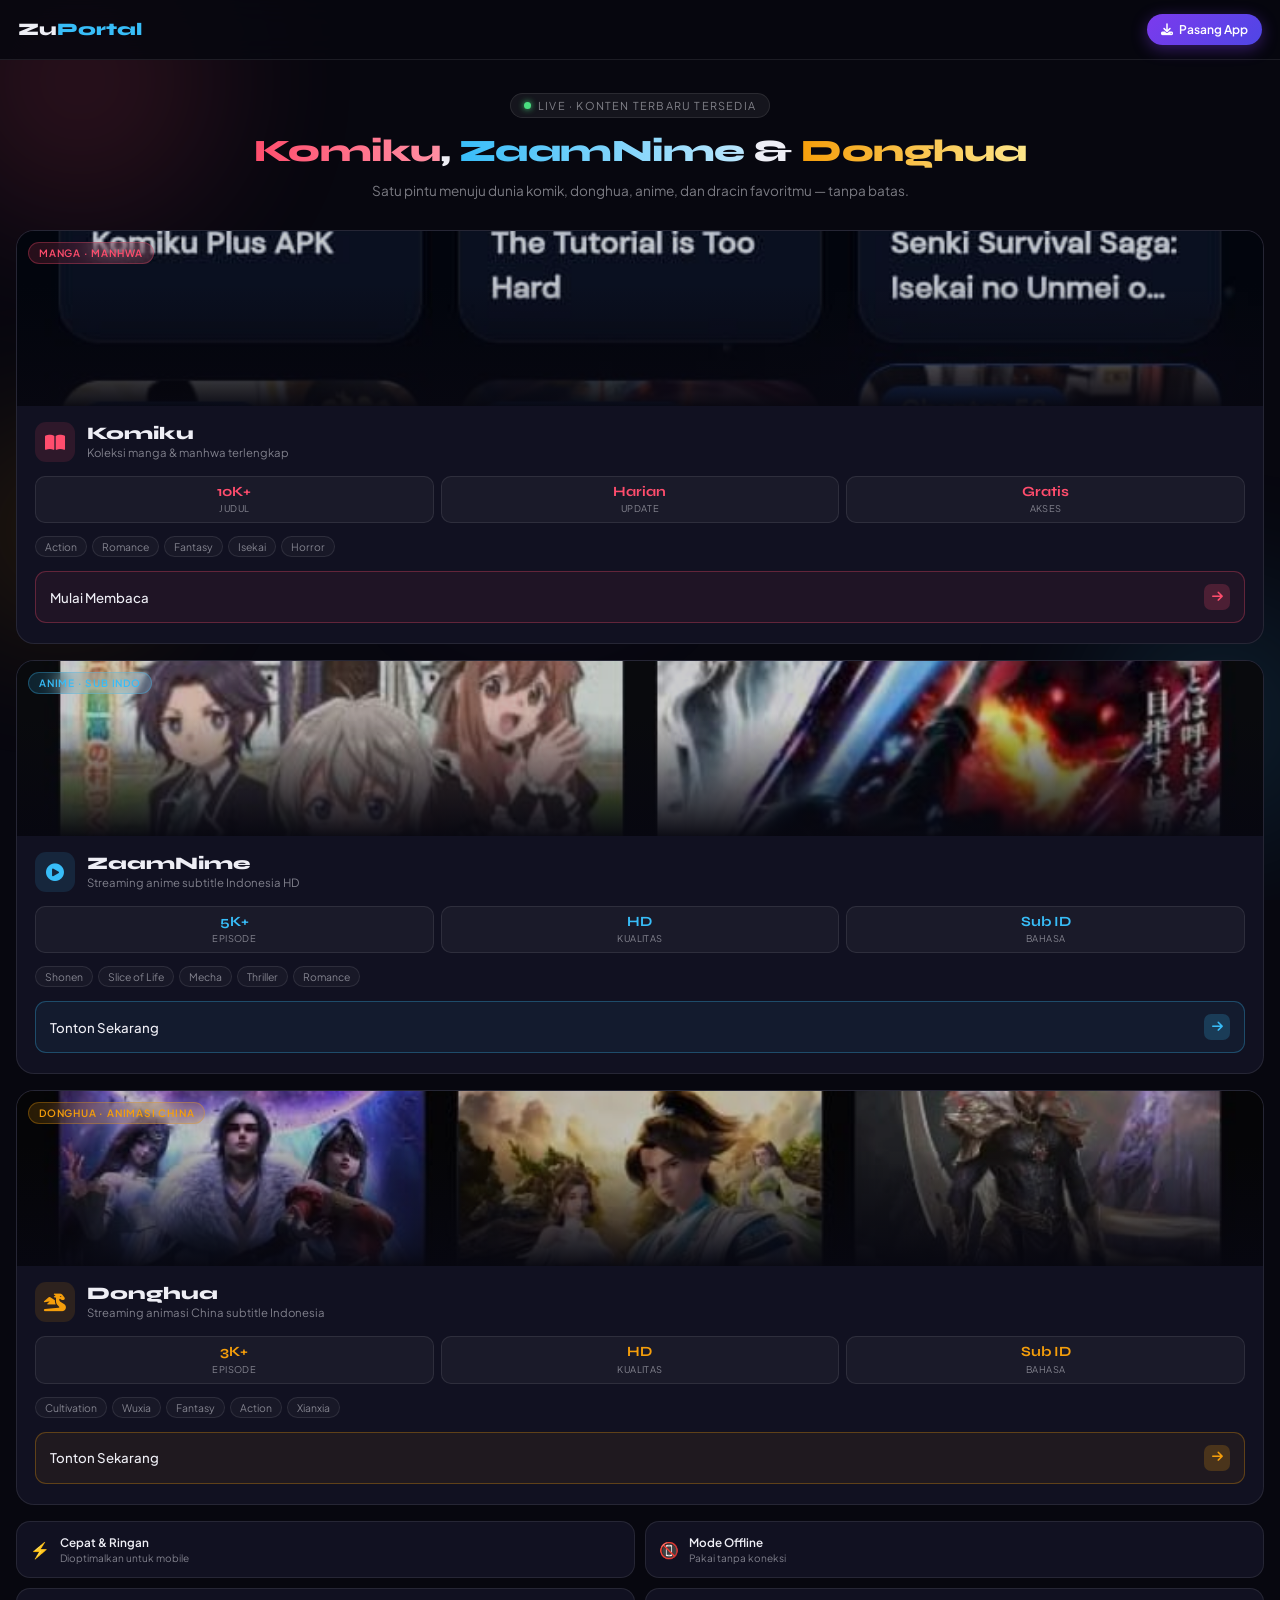
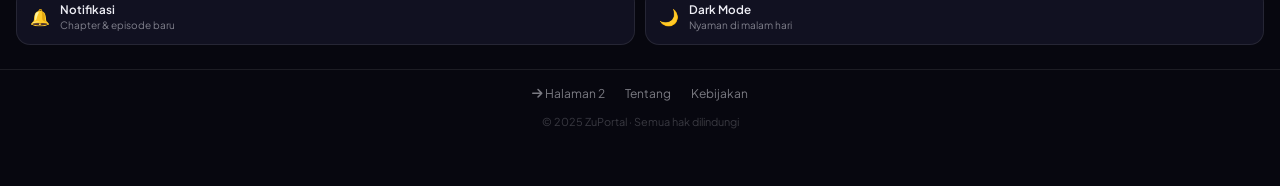
<file: index.html>
<!DOCTYPE html>
<html lang="id">
<head>
  <meta charset="UTF-8"/>
  <meta name="viewport" content="width=device-width, initial-scale=1.0, maximum-scale=1.0, user-scalable=no"/>
  <meta name="theme-color" content="#07070f"/>
  <meta name="mobile-web-app-capable" content="yes"/>
  <link rel="manifest" href="manifest.json"/>
  <link rel="apple-touch-icon" href="icons/icon-192x192.png"/>
  <meta name="apple-mobile-web-app-title" content="ZuPortal"/>
  <meta name="apple-mobile-web-app-status-bar-style" content="black-translucent"/>
  <meta name="apple-mobile-web-app-capable" content="yes"/>
  <title>Portal · Komiku, ZaamNime & Donghua</title>
  <link rel="preconnect" href="https://fonts.googleapis.com"/>
  <link href="https://fonts.googleapis.com/css2?family=Syne:wght@700;800&family=Plus+Jakarta+Sans:wght@300;400;500;600&display=swap" rel="stylesheet"/>
  <link rel="stylesheet" href="https://cdnjs.cloudflare.com/ajax/libs/font-awesome/6.5.0/css/all.min.css"/>
  <style>
    :root{--bg:#07070f;--card:#111121;--border:rgba(255,255,255,.09);--red:#ff4d6d;--blue:#38bdf8;--purple:#a855f7;--gold:#f59e0b;--text:#eeeef5;--muted:rgba(238,238,245,.5);--r:18px}
    *,*::before,*::after{margin:0;padding:0;box-sizing:border-box;-webkit-tap-highlight-color:transparent}
    html,body{width:100%;overflow-x:hidden;background:var(--bg);color:var(--text);font-family:'Plus Jakarta Sans',sans-serif;-webkit-font-smoothing:antialiased}
    .aurora{position:fixed;inset:0;pointer-events:none;z-index:0;overflow:hidden}
    .aurora i{position:absolute;border-radius:50%;filter:blur(80px);opacity:.15}
    .aurora i:nth-child(1){width:280px;height:280px;background:var(--red);top:-60px;left:-60px;animation:fl 14s infinite alternate ease-in-out}
    .aurora i:nth-child(2){width:240px;height:240px;background:var(--blue);bottom:60px;right:-60px;animation:fl 11s infinite alternate-reverse ease-in-out}
    .aurora i:nth-child(3){width:180px;height:180px;background:var(--purple);top:45%;left:35%;animation:fl 18s infinite alternate ease-in-out}
    .aurora i:nth-child(4){width:200px;height:200px;background:var(--gold);bottom:30%;left:-40px;animation:fl 16s infinite alternate ease-in-out}
    @keyframes fl{from{transform:translate(0,0) scale(1)}to{transform:translate(30px,20px) scale(1.2)}}
    nav{position:sticky;top:0;z-index:100;width:100%;padding:14px 18px;display:flex;align-items:center;justify-content:space-between;background:rgba(7,7,15,.88);backdrop-filter:blur(20px);-webkit-backdrop-filter:blur(20px);border-bottom:1px solid var(--border)}
    .brand{font-family:'Syne',sans-serif;font-size:1.1rem;font-weight:800}
    .brand em{color:var(--blue);font-style:normal}
    #pwa-btn{display:none;align-items:center;gap:6px;background:linear-gradient(135deg,#7c3aed,#4f46e5);color:#fff;border:none;padding:8px 14px;border-radius:50px;font-family:'Plus Jakarta Sans',sans-serif;font-size:.75rem;font-weight:600;cursor:pointer;box-shadow:0 4px 16px rgba(124,58,237,.4);white-space:nowrap;transition:transform .2s}
    #pwa-btn:active{transform:scale(.95)}
    .page{position:relative;z-index:1;width:100%;padding-bottom:40px}
    .hero{padding:32px 20px 20px;text-align:center}
    .live-pill{display:inline-flex;align-items:center;gap:7px;background:rgba(255,255,255,.06);border:1px solid var(--border);padding:5px 13px;border-radius:50px;font-size:.68rem;letter-spacing:1.2px;text-transform:uppercase;color:var(--muted);margin-bottom:16px}
    .dot{width:7px;height:7px;border-radius:50%;background:#4ade80;box-shadow:0 0 6px #4ade80;animation:blink 2s infinite}
    @keyframes blink{0%,100%{opacity:1}50%{opacity:.3}}
    .hero h1{font-family:'Syne',sans-serif;font-size:1.95rem;font-weight:800;line-height:1.15;letter-spacing:-.5px;margin-bottom:10px}
    .gk{background:linear-gradient(90deg,var(--red),#ff8fa3);-webkit-background-clip:text;-webkit-text-fill-color:transparent}
    .gz{background:linear-gradient(90deg,var(--blue),#bae6fd);-webkit-background-clip:text;-webkit-text-fill-color:transparent}
    .gd{background:linear-gradient(90deg,var(--gold),#fde68a);-webkit-background-clip:text;-webkit-text-fill-color:transparent}
    .hero p{font-size:.85rem;color:var(--muted);line-height:1.65}
    .cards{padding:8px 16px 0;display:flex;flex-direction:column;gap:16px}
    .card{background:var(--card);border:1px solid var(--border);border-radius:var(--r);overflow:hidden;text-decoration:none;color:var(--text);display:block;transition:transform .3s cubic-bezier(.16,1,.3,1)}
    .card:active{transform:scale(.97)}
    .card-img{width:100%;height:175px;position:relative;overflow:hidden}
    .k-bg{background:linear-gradient(135deg,#1a0810,#2d0f1f 50%,#0f0f1a)}
    .z-bg{background:linear-gradient(135deg,#071220,#0f1f30 50%,#0a0a1a)}
    .d-bg{background:linear-gradient(135deg,#1a1200,#2d2000 50%,#111008)}
    .card-img img{width:100%;height:100%;object-fit:cover;display:block;transition:transform .5s cubic-bezier(.16,1,.3,1);filter:brightness(.8) saturate(1.1)}
    .card-img::after{content:'';position:absolute;inset:0;background:linear-gradient(to bottom,transparent 30%,rgba(7,7,16,.97) 100%)}
    .img-deco{position:absolute;inset:0;display:flex;align-items:center;justify-content:center;z-index:1}
    .img-deco i{font-size:3.5rem;opacity:.12}
    .komiku .img-deco i{color:var(--red)}
    .zaamnime .img-deco i{color:var(--blue)}
    .donghua .img-deco i{color:var(--gold)}
    .img-badge{position:absolute;top:11px;left:11px;z-index:3;padding:4px 10px;border-radius:50px;font-size:.63rem;font-weight:600;letter-spacing:.8px;text-transform:uppercase;backdrop-filter:blur(10px);border:1px solid}
    .komiku .img-badge{background:rgba(255,77,109,.15);color:var(--red);border-color:rgba(255,77,109,.3)}
    .zaamnime .img-badge{background:rgba(56,189,248,.15);color:var(--blue);border-color:rgba(56,189,248,.3)}
    .donghua .img-badge{background:rgba(245,158,11,.15);color:var(--gold);border-color:rgba(245,158,11,.3)}
    .card-body{padding:16px 18px 20px}
    .card-top{display:flex;align-items:center;gap:12px;margin-bottom:14px}
    .c-icon{width:40px;height:40px;border-radius:11px;display:grid;place-items:center;font-size:1.1rem;flex-shrink:0}
    .komiku .c-icon{background:rgba(255,77,109,.12);color:var(--red)}
    .zaamnime .c-icon{background:rgba(56,189,248,.12);color:var(--blue)}
    .donghua .c-icon{background:rgba(245,158,11,.12);color:var(--gold)}
    .c-info h2{font-family:'Syne',sans-serif;font-size:1.1rem;font-weight:800;line-height:1;margin-bottom:3px}
    .c-info p{font-size:.71rem;color:var(--muted)}
    .stats{display:grid;grid-template-columns:repeat(3,1fr);gap:7px;margin-bottom:13px}
    .stat{background:rgba(255,255,255,.04);border:1px solid var(--border);border-radius:10px;padding:8px 4px;text-align:center}
    .stat-v{font-family:'Syne',sans-serif;font-size:.88rem;font-weight:700;line-height:1}
    .stat-l{font-size:.58rem;color:var(--muted);text-transform:uppercase;letter-spacing:.4px;margin-top:3px}
    .komiku .stat-v{color:var(--red)}
    .zaamnime .stat-v{color:var(--blue)}
    .donghua .stat-v{color:var(--gold)}
    .tags{display:flex;flex-wrap:wrap;gap:5px;margin-bottom:14px}
    .tag{font-size:.65rem;padding:3px 9px;border-radius:50px;border:1px solid var(--border);color:var(--muted);background:rgba(255,255,255,.03)}
    .cta{width:100%;display:flex;align-items:center;justify-content:space-between;padding:12px 14px;border-radius:11px;border:1px solid;font-size:.83rem;font-weight:500;color:var(--text);text-decoration:none}
    .komiku .cta{border-color:rgba(255,77,109,.3);background:rgba(255,77,109,.06)}
    .zaamnime .cta{border-color:rgba(56,189,248,.3);background:rgba(56,189,248,.06)}
    .donghua .cta{border-color:rgba(245,158,11,.3);background:rgba(245,158,11,.06)}
    .arr{width:26px;height:26px;border-radius:7px;display:grid;place-items:center;font-size:.78rem}
    .komiku .arr{background:rgba(255,77,109,.2);color:var(--red)}
    .zaamnime .arr{background:rgba(56,189,248,.2);color:var(--blue)}
    .donghua .arr{background:rgba(245,158,11,.2);color:var(--gold)}
    .features{padding:16px 16px 0;display:grid;grid-template-columns:1fr 1fr;gap:10px}
    .feat{background:var(--card);border:1px solid var(--border);border-radius:14px;padding:13px;display:flex;align-items:center;gap:10px}
    .feat-ico{font-size:1rem;flex-shrink:0}
    .feat h3{font-size:.73rem;font-weight:600;margin-bottom:2px}
    .feat p{font-size:.63rem;color:var(--muted)}
    footer{margin-top:24px;padding:16px 20px;border-top:1px solid var(--border);text-align:center}
    .footer-links{display:flex;justify-content:center;gap:20px;margin-bottom:8px}
    .footer-links a{font-size:.75rem;color:var(--muted);text-decoration:none}
    footer small{font-size:.68rem;color:rgba(238,238,245,.22)}
    #toast{position:fixed;bottom:22px;left:50%;transform:translateX(-50%) translateY(70px);background:rgba(18,18,32,.97);border:1px solid var(--border);backdrop-filter:blur(20px);padding:10px 18px;border-radius:50px;font-size:.78rem;color:var(--text);z-index:9999;white-space:nowrap;transition:transform .4s cubic-bezier(.16,1,.3,1),opacity .4s;opacity:0;pointer-events:none;display:flex;align-items:center;gap:8px}
    #toast.show{transform:translateX(-50%) translateY(0);opacity:1}
    @keyframes up{from{opacity:0;transform:translateY(20px)}to{opacity:1;transform:translateY(0)}}
    nav{animation:up .45s .0s both}
    .hero{animation:up .45s .1s both}
    .cards{animation:up .45s .2s both}
    .features{animation:up .45s .3s both}
    footer{animation:up .45s .4s both}
  </style>
</head>
<body>

<div class="aurora"><i></i><i></i><i></i><i></i></div>

<div id="toast"><i class="fas fa-check-circle" style="color:#4ade80"></i><span id="toast-msg">Siap!</span></div>

<nav>
  <div class="brand">Zu<em>Portal</em></div>
  <button id="pwa-btn"><i class="fas fa-download"></i> Pasang App</button>
</nav>

<div class="page">

  <section class="hero">
    <div class="live-pill"><span class="dot"></span>Live · Konten terbaru tersedia</div>
    <h1><span class="gk">Komiku</span>, <span class="gz">ZaamNime</span> &amp; <span class="gd">Donghua</span></h1>
    <p>Satu pintu menuju dunia komik, donghua, anime, dan dracin favoritmu — tanpa batas.</p>
  </section>

  <div class="cards">

    <!-- ── Card Komiku ── -->
    <a href="Komiku/komiku.html" class="card komiku" id="ck">
      <div class="card-img k-bg">
        <div class="img-deco"><i class="fas fa-book-open"></i></div>
        <img src="komiku.jpg" alt="Komiku"
          onload="this.closest('.card-img').querySelector('.img-deco').remove()"
          onerror="this.style.display='none'"/>
        <div class="img-badge">Manga · Manhwa</div>
      </div>
      <div class="card-body">
        <div class="card-top">
          <div class="c-icon"><i class="fas fa-book-open"></i></div>
          <div class="c-info"><h2>Komiku</h2><p>Koleksi manga & manhwa terlengkap</p></div>
        </div>
        <div class="stats">
          <div class="stat"><div class="stat-v">10K+</div><div class="stat-l">Judul</div></div>
          <div class="stat"><div class="stat-v">Harian</div><div class="stat-l">Update</div></div>
          <div class="stat"><div class="stat-v">Gratis</div><div class="stat-l">Akses</div></div>
        </div>
        <div class="tags">
          <span class="tag">Action</span><span class="tag">Romance</span>
          <span class="tag">Fantasy</span><span class="tag">Isekai</span><span class="tag">Horror</span>
        </div>
        <div class="cta"><span>Mulai Membaca</span><span class="arr"><i class="fas fa-arrow-right"></i></span></div>
      </div>
    </a>

    <!-- ── Card ZaamNime ── -->
    <a href="Anime/zaamnime.html" class="card zaamnime" id="cz">
      <div class="card-img z-bg">
        <div class="img-deco"><i class="fas fa-play-circle"></i></div>
        <img src="zaamnime.jpg" alt="ZaamNime"
          onload="this.closest('.card-img').querySelector('.img-deco').remove()"
          onerror="this.style.display='none'"/>
        <div class="img-badge">Anime · Sub Indo</div>
      </div>
      <div class="card-body">
        <div class="card-top">
          <div class="c-icon"><i class="fas fa-play-circle"></i></div>
          <div class="c-info"><h2>ZaamNime</h2><p>Streaming anime subtitle Indonesia HD</p></div>
        </div>
        <div class="stats">
          <div class="stat"><div class="stat-v">5K+</div><div class="stat-l">Episode</div></div>
          <div class="stat"><div class="stat-v">HD</div><div class="stat-l">Kualitas</div></div>
          <div class="stat"><div class="stat-v">Sub ID</div><div class="stat-l">Bahasa</div></div>
        </div>
        <div class="tags">
          <span class="tag">Shonen</span><span class="tag">Slice of Life</span>
          <span class="tag">Mecha</span><span class="tag">Thriller</span><span class="tag">Romance</span>
        </div>
        <div class="cta"><span>Tonton Sekarang</span><span class="arr"><i class="fas fa-arrow-right"></i></span></div>
      </div>
    </a>

    <!-- ── Card Donghua ── -->
    <a href="Donghua/donghua.html" class="card donghua" id="cd">
      <div class="card-img d-bg">
        <div class="img-deco"><i class="fas fa-dragon"></i></div>
        <img src="donghua.jpg" alt="Donghua"
          onload="this.closest('.card-img').querySelector('.img-deco').remove()"
          onerror="this.style.display='none'"/>
        <div class="img-badge">Donghua · Animasi China</div>
      </div>
      <div class="card-body">
        <div class="card-top">
          <div class="c-icon"><i class="fas fa-dragon"></i></div>
          <div class="c-info"><h2>Donghua</h2><p>Streaming animasi China subtitle Indonesia</p></div>
        </div>
        <div class="stats">
          <div class="stat"><div class="stat-v">3K+</div><div class="stat-l">Episode</div></div>
          <div class="stat"><div class="stat-v">HD</div><div class="stat-l">Kualitas</div></div>
          <div class="stat"><div class="stat-v">Sub ID</div><div class="stat-l">Bahasa</div></div>
        </div>
        <div class="tags">
          <span class="tag">Cultivation</span><span class="tag">Wuxia</span>
          <span class="tag">Fantasy</span><span class="tag">Action</span><span class="tag">Xianxia</span>
        </div>
        <div class="cta"><span>Tonton Sekarang</span><span class="arr"><i class="fas fa-arrow-right"></i></span></div>
      </div>
    </a>

  </div>

  <div class="features">
    <div class="feat"><span class="feat-ico">⚡</span><div><h3>Cepat & Ringan</h3><p>Dioptimalkan untuk mobile</p></div></div>
    <div class="feat"><span class="feat-ico">📵</span><div><h3>Mode Offline</h3><p>Pakai tanpa koneksi</p></div></div>
    <div class="feat"><span class="feat-ico">🔔</span><div><h3>Notifikasi</h3><p>Chapter & episode baru</p></div></div>
    <div class="feat"><span class="feat-ico">🌙</span><div><h3>Dark Mode</h3><p>Nyaman di malam hari</p></div></div>
  </div>

  <footer>
    <div class="footer-links">
      <a href="halaman2.html"><i class="fas fa-arrow-right"></i> Halaman 2</a>
      <a href="#">Tentang</a>
      <a href="#">Kebijakan</a>
    </div>
    <small>© 2025 ZuPortal · Semua hak dilindungi</small>
  </footer>

</div>

<script>
  let _tid;
  function toast(msg){
    const el=document.getElementById('toast');
    document.getElementById('toast-msg').textContent=msg;
    el.classList.add('show');
    clearTimeout(_tid);
    _tid=setTimeout(()=>el.classList.remove('show'),2800);
  }

  document.querySelectorAll('.card').forEach(card=>{
    card.addEventListener('click',e=>{
      e.preventDefault();
      const name=card.querySelector('h2').textContent;
      const href=card.getAttribute('href');
      toast('Membuka '+name+'…');
      card.style.transform='scale(.97)';
      setTimeout(()=>{window.location.href=href;},800);
    });
  });

  let deferred=null;
  const pwaBtn=document.getElementById('pwa-btn');

  window.addEventListener('beforeinstallprompt',e=>{
    e.preventDefault();
    deferred=e;
    pwaBtn.style.display='inline-flex';
  });

  pwaBtn.addEventListener('click',async()=>{
    if(!deferred){toast('Buka di Chrome untuk memasang');return;}
    deferred.prompt();
    const{outcome}=await deferred.userChoice;
    if(outcome==='accepted'){toast('Aplikasi berhasil dipasang! 🎉');pwaBtn.style.display='none';}
    deferred=null;
  });

  window.addEventListener('appinstalled',()=>{
    pwaBtn.style.display='none';
    toast('Selamat datang di ZuPortal App!');
  });

  if(!window.matchMedia('(display-mode: standalone)').matches){
    setTimeout(()=>{if(!deferred)pwaBtn.style.display='inline-flex';},1200);
  } else {
    toast('Berjalan sebagai PWA App 📱');
  }
</script>

<script>
  // ── Service Worker Registration ──────────────────────────
  if ('serviceWorker' in navigator) {
    window.addEventListener('load', async () => {
      try {
        const reg = await navigator.serviceWorker.register('/sw.js', { scope: '/' });
        console.log('[SW] Terdaftar:', reg.scope);

        // Deteksi update SW tersedia
        reg.addEventListener('updatefound', () => {
          const newWorker = reg.installing;
          newWorker.addEventListener('statechange', () => {
            if (newWorker.state === 'installed' && navigator.serviceWorker.controller) {
              toast('Update tersedia! Muat ulang untuk menerapkan. 🔄');
            }
          });
        });
      } catch (err) {
        console.warn('[SW] Gagal daftar:', err);
      }
    });

    // Deteksi status online/offline
    window.addEventListener('online',  () => toast('Kamu kembali online ✅'));
    window.addEventListener('offline', () => toast('Kamu sedang offline 📡'));
  }
</script>

</body>
</html>
</file>
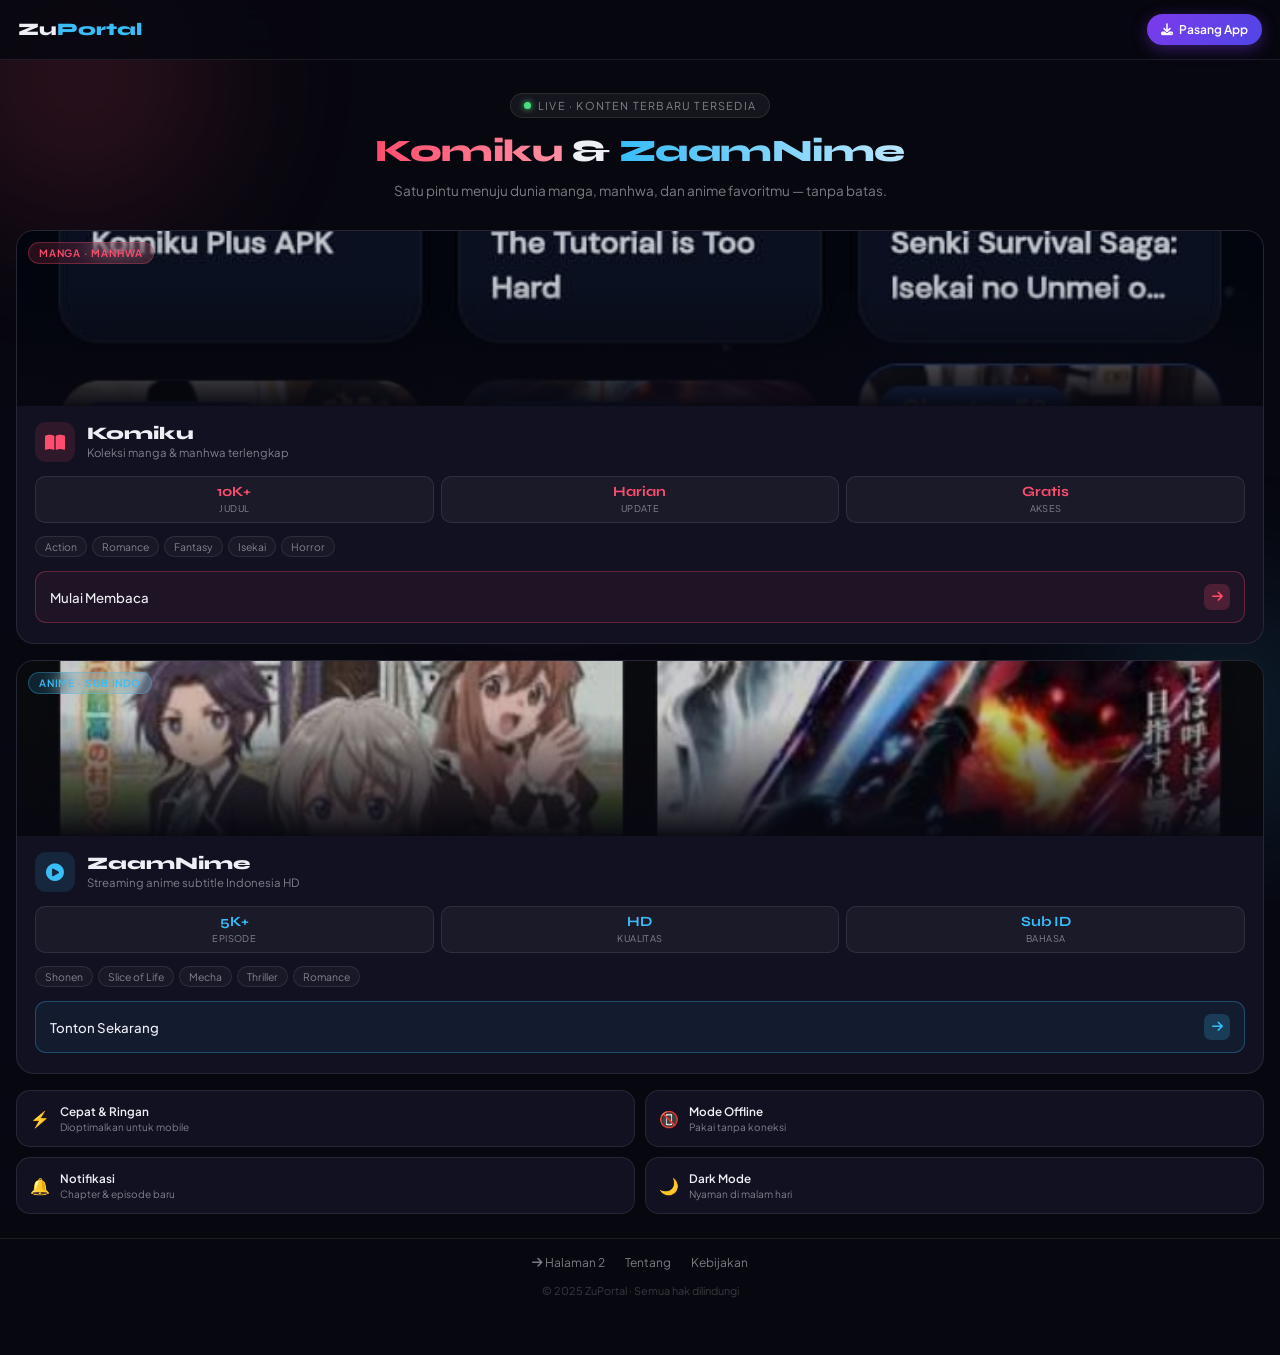
<file: Test.html>
<!DOCTYPE html>
<html lang="id">
<head>
  <meta charset="UTF-8"/>
  <meta name="viewport" content="width=device-width, initial-scale=1.0, maximum-scale=1.0, user-scalable=no"/>
  <meta name="theme-color" content="#07070f"/>
  <meta name="mobile-web-app-capable" content="yes"/>
  <link rel="manifest" href="manifest.json"/>
  <link rel="apple-touch-icon" href="icons/icon-192x192.png"/>
  <meta name="apple-mobile-web-app-title" content="ZuPortal"/>
  <meta name="apple-mobile-web-app-status-bar-style" content="black-translucent"/>
  <meta name="apple-mobile-web-app-capable" content="yes"/>
  <title>Portal · Komiku & ZaamNime</title>
  <link rel="preconnect" href="https://fonts.googleapis.com"/>
  <link href="https://fonts.googleapis.com/css2?family=Syne:wght@700;800&family=Plus+Jakarta+Sans:wght@300;400;500;600&display=swap" rel="stylesheet"/>
  <link rel="stylesheet" href="https://cdnjs.cloudflare.com/ajax/libs/font-awesome/6.5.0/css/all.min.css"/>
  <style>
    :root{--bg:#07070f;--card:#111121;--border:rgba(255,255,255,.09);--red:#ff4d6d;--blue:#38bdf8;--purple:#a855f7;--text:#eeeef5;--muted:rgba(238,238,245,.5);--r:18px}
    *,*::before,*::after{margin:0;padding:0;box-sizing:border-box;-webkit-tap-highlight-color:transparent}
    html,body{width:100%;overflow-x:hidden;background:var(--bg);color:var(--text);font-family:'Plus Jakarta Sans',sans-serif;-webkit-font-smoothing:antialiased}
    .aurora{position:fixed;inset:0;pointer-events:none;z-index:0;overflow:hidden}
    .aurora i{position:absolute;border-radius:50%;filter:blur(80px);opacity:.15}
    .aurora i:nth-child(1){width:280px;height:280px;background:var(--red);top:-60px;left:-60px;animation:fl 14s infinite alternate ease-in-out}
    .aurora i:nth-child(2){width:240px;height:240px;background:var(--blue);bottom:60px;right:-60px;animation:fl 11s infinite alternate-reverse ease-in-out}
    .aurora i:nth-child(3){width:180px;height:180px;background:var(--purple);top:45%;left:35%;animation:fl 18s infinite alternate ease-in-out}
    @keyframes fl{from{transform:translate(0,0) scale(1)}to{transform:translate(30px,20px) scale(1.2)}}
    nav{position:sticky;top:0;z-index:100;width:100%;padding:14px 18px;display:flex;align-items:center;justify-content:space-between;background:rgba(7,7,15,.88);backdrop-filter:blur(20px);-webkit-backdrop-filter:blur(20px);border-bottom:1px solid var(--border)}
    .brand{font-family:'Syne',sans-serif;font-size:1.1rem;font-weight:800}
    .brand em{color:var(--blue);font-style:normal}
    #pwa-btn{display:none;align-items:center;gap:6px;background:linear-gradient(135deg,#7c3aed,#4f46e5);color:#fff;border:none;padding:8px 14px;border-radius:50px;font-family:'Plus Jakarta Sans',sans-serif;font-size:.75rem;font-weight:600;cursor:pointer;box-shadow:0 4px 16px rgba(124,58,237,.4);white-space:nowrap;transition:transform .2s}
    #pwa-btn:active{transform:scale(.95)}
    .page{position:relative;z-index:1;width:100%;padding-bottom:40px}
    .hero{padding:32px 20px 20px;text-align:center}
    .live-pill{display:inline-flex;align-items:center;gap:7px;background:rgba(255,255,255,.06);border:1px solid var(--border);padding:5px 13px;border-radius:50px;font-size:.68rem;letter-spacing:1.2px;text-transform:uppercase;color:var(--muted);margin-bottom:16px}
    .dot{width:7px;height:7px;border-radius:50%;background:#4ade80;box-shadow:0 0 6px #4ade80;animation:blink 2s infinite}
    @keyframes blink{0%,100%{opacity:1}50%{opacity:.3}}
    .hero h1{font-family:'Syne',sans-serif;font-size:1.95rem;font-weight:800;line-height:1.15;letter-spacing:-.5px;margin-bottom:10px}
    .gk{background:linear-gradient(90deg,var(--red),#ff8fa3);-webkit-background-clip:text;-webkit-text-fill-color:transparent}
    .gz{background:linear-gradient(90deg,var(--blue),#bae6fd);-webkit-background-clip:text;-webkit-text-fill-color:transparent}
    .hero p{font-size:.85rem;color:var(--muted);line-height:1.65}
    .cards{padding:8px 16px 0;display:flex;flex-direction:column;gap:16px}
    .card{background:var(--card);border:1px solid var(--border);border-radius:var(--r);overflow:hidden;text-decoration:none;color:var(--text);display:block;transition:transform .3s cubic-bezier(.16,1,.3,1)}
    .card:active{transform:scale(.97)}
    .card-img{width:100%;height:175px;position:relative;overflow:hidden}
    .k-bg{background:linear-gradient(135deg,#1a0810,#2d0f1f 50%,#0f0f1a)}
    .z-bg{background:linear-gradient(135deg,#071220,#0f1f30 50%,#0a0a1a)}
    .card-img img{width:100%;height:100%;object-fit:cover;display:block;transition:transform .5s cubic-bezier(.16,1,.3,1);filter:brightness(.8) saturate(1.1)}
    .card-img::after{content:'';position:absolute;inset:0;background:linear-gradient(to bottom,transparent 30%,rgba(7,7,16,.97) 100%)}
    .img-deco{position:absolute;inset:0;display:flex;align-items:center;justify-content:center;z-index:1}
    .img-deco i{font-size:3.5rem;opacity:.12}
    .komiku .img-deco i{color:var(--red)}
    .zaamnime .img-deco i{color:var(--blue)}
    .img-badge{position:absolute;top:11px;left:11px;z-index:3;padding:4px 10px;border-radius:50px;font-size:.63rem;font-weight:600;letter-spacing:.8px;text-transform:uppercase;backdrop-filter:blur(10px);border:1px solid}
    .komiku .img-badge{background:rgba(255,77,109,.15);color:var(--red);border-color:rgba(255,77,109,.3)}
    .zaamnime .img-badge{background:rgba(56,189,248,.15);color:var(--blue);border-color:rgba(56,189,248,.3)}
    .card-body{padding:16px 18px 20px}
    .card-top{display:flex;align-items:center;gap:12px;margin-bottom:14px}
    .c-icon{width:40px;height:40px;border-radius:11px;display:grid;place-items:center;font-size:1.1rem;flex-shrink:0}
    .komiku .c-icon{background:rgba(255,77,109,.12);color:var(--red)}
    .zaamnime .c-icon{background:rgba(56,189,248,.12);color:var(--blue)}
    .c-info h2{font-family:'Syne',sans-serif;font-size:1.1rem;font-weight:800;line-height:1;margin-bottom:3px}
    .c-info p{font-size:.71rem;color:var(--muted)}
    .stats{display:grid;grid-template-columns:repeat(3,1fr);gap:7px;margin-bottom:13px}
    .stat{background:rgba(255,255,255,.04);border:1px solid var(--border);border-radius:10px;padding:8px 4px;text-align:center}
    .stat-v{font-family:'Syne',sans-serif;font-size:.88rem;font-weight:700;line-height:1}
    .stat-l{font-size:.58rem;color:var(--muted);text-transform:uppercase;letter-spacing:.4px;margin-top:3px}
    .komiku .stat-v{color:var(--red)}
    .zaamnime .stat-v{color:var(--blue)}
    .tags{display:flex;flex-wrap:wrap;gap:5px;margin-bottom:14px}
    .tag{font-size:.65rem;padding:3px 9px;border-radius:50px;border:1px solid var(--border);color:var(--muted);background:rgba(255,255,255,.03)}
    .cta{width:100%;display:flex;align-items:center;justify-content:space-between;padding:12px 14px;border-radius:11px;border:1px solid;font-size:.83rem;font-weight:500;color:var(--text);text-decoration:none}
    .komiku .cta{border-color:rgba(255,77,109,.3);background:rgba(255,77,109,.06)}
    .zaamnime .cta{border-color:rgba(56,189,248,.3);background:rgba(56,189,248,.06)}
    .arr{width:26px;height:26px;border-radius:7px;display:grid;place-items:center;font-size:.78rem}
    .komiku .arr{background:rgba(255,77,109,.2);color:var(--red)}
    .zaamnime .arr{background:rgba(56,189,248,.2);color:var(--blue)}
    .features{padding:16px 16px 0;display:grid;grid-template-columns:1fr 1fr;gap:10px}
    .feat{background:var(--card);border:1px solid var(--border);border-radius:14px;padding:13px;display:flex;align-items:center;gap:10px}
    .feat-ico{font-size:1rem;flex-shrink:0}
    .feat h3{font-size:.73rem;font-weight:600;margin-bottom:2px}
    .feat p{font-size:.63rem;color:var(--muted)}
    footer{margin-top:24px;padding:16px 20px;border-top:1px solid var(--border);text-align:center}
    .footer-links{display:flex;justify-content:center;gap:20px;margin-bottom:8px}
    .footer-links a{font-size:.75rem;color:var(--muted);text-decoration:none}
    footer small{font-size:.68rem;color:rgba(238,238,245,.22)}
    #toast{position:fixed;bottom:22px;left:50%;transform:translateX(-50%) translateY(70px);background:rgba(18,18,32,.97);border:1px solid var(--border);backdrop-filter:blur(20px);padding:10px 18px;border-radius:50px;font-size:.78rem;color:var(--text);z-index:9999;white-space:nowrap;transition:transform .4s cubic-bezier(.16,1,.3,1),opacity .4s;opacity:0;pointer-events:none;display:flex;align-items:center;gap:8px}
    #toast.show{transform:translateX(-50%) translateY(0);opacity:1}
    @keyframes up{from{opacity:0;transform:translateY(20px)}to{opacity:1;transform:translateY(0)}}
    nav{animation:up .45s .0s both}
    .hero{animation:up .45s .1s both}
    .cards{animation:up .45s .2s both}
    .features{animation:up .45s .3s both}
    footer{animation:up .45s .4s both}
  </style>
</head>
<body>

<div class="aurora"><i></i><i></i><i></i></div>

<div id="toast"><i class="fas fa-check-circle" style="color:#4ade80"></i><span id="toast-msg">Siap!</span></div>

<nav>
  <div class="brand">Zu<em>Portal</em></div>
  <button id="pwa-btn"><i class="fas fa-download"></i> Pasang App</button>
</nav>

<div class="page">

  <section class="hero">
    <div class="live-pill"><span class="dot"></span>Live · Konten terbaru tersedia</div>
    <h1><span class="gk">Komiku</span> &amp; <span class="gz">ZaamNime</span></h1>
    <p>Satu pintu menuju dunia manga, manhwa, dan anime favoritmu — tanpa batas.</p>
  </section>

  <div class="cards">

    <a href="Komiku/komiku.html" class="card komiku" id="ck">
      <div class="card-img k-bg">
        <div class="img-deco"><i class="fas fa-book-open"></i></div>
        <img src="komiku.jpg" alt="Komiku"
          onload="this.closest('.card-img').querySelector('.img-deco').remove()"
          onerror="this.style.display='none'"/>
        <div class="img-badge">Manga · Manhwa</div>
      </div>
      <div class="card-body">
        <div class="card-top">
          <div class="c-icon"><i class="fas fa-book-open"></i></div>
          <div class="c-info"><h2>Komiku</h2><p>Koleksi manga & manhwa terlengkap</p></div>
        </div>
        <div class="stats">
          <div class="stat"><div class="stat-v">10K+</div><div class="stat-l">Judul</div></div>
          <div class="stat"><div class="stat-v">Harian</div><div class="stat-l">Update</div></div>
          <div class="stat"><div class="stat-v">Gratis</div><div class="stat-l">Akses</div></div>
        </div>
        <div class="tags">
          <span class="tag">Action</span><span class="tag">Romance</span>
          <span class="tag">Fantasy</span><span class="tag">Isekai</span><span class="tag">Horror</span>
        </div>
        <div class="cta"><span>Mulai Membaca</span><span class="arr"><i class="fas fa-arrow-right"></i></span></div>
      </div>
    </a>

    <a href="Anime/zaamnime.html" class="card zaamnime" id="cz">
      <div class="card-img z-bg">
        <div class="img-deco"><i class="fas fa-play-circle"></i></div>
        <img src="zaamnime.jpg" alt="ZaamNime"
          onload="this.closest('.card-img').querySelector('.img-deco').remove()"
          onerror="this.style.display='none'"/>
        <div class="img-badge">Anime · Sub Indo</div>
      </div>
      <div class="card-body">
        <div class="card-top">
          <div class="c-icon"><i class="fas fa-play-circle"></i></div>
          <div class="c-info"><h2>ZaamNime</h2><p>Streaming anime subtitle Indonesia HD</p></div>
        </div>
        <div class="stats">
          <div class="stat"><div class="stat-v">5K+</div><div class="stat-l">Episode</div></div>
          <div class="stat"><div class="stat-v">HD</div><div class="stat-l">Kualitas</div></div>
          <div class="stat"><div class="stat-v">Sub ID</div><div class="stat-l">Bahasa</div></div>
        </div>
        <div class="tags">
          <span class="tag">Shonen</span><span class="tag">Slice of Life</span>
          <span class="tag">Mecha</span><span class="tag">Thriller</span><span class="tag">Romance</span>
        </div>
        <div class="cta"><span>Tonton Sekarang</span><span class="arr"><i class="fas fa-arrow-right"></i></span></div>
      </div>
    </a>

  </div>

  <div class="features">
    <div class="feat"><span class="feat-ico">⚡</span><div><h3>Cepat & Ringan</h3><p>Dioptimalkan untuk mobile</p></div></div>
    <div class="feat"><span class="feat-ico">📵</span><div><h3>Mode Offline</h3><p>Pakai tanpa koneksi</p></div></div>
    <div class="feat"><span class="feat-ico">🔔</span><div><h3>Notifikasi</h3><p>Chapter & episode baru</p></div></div>
    <div class="feat"><span class="feat-ico">🌙</span><div><h3>Dark Mode</h3><p>Nyaman di malam hari</p></div></div>
  </div>

  <footer>
    <div class="footer-links">
      <a href="halaman2.html"><i class="fas fa-arrow-right"></i> Halaman 2</a>
      <a href="#">Tentang</a>
      <a href="#">Kebijakan</a>
    </div>
    <small>© 2025 ZuPortal · Semua hak dilindungi</small>
  </footer>

</div>

<script>
  let _tid;
  function toast(msg){
    const el=document.getElementById('toast');
    document.getElementById('toast-msg').textContent=msg;
    el.classList.add('show');
    clearTimeout(_tid);
    _tid=setTimeout(()=>el.classList.remove('show'),2800);
  }

  document.querySelectorAll('.card').forEach(card=>{
    card.addEventListener('click',e=>{
      e.preventDefault();
      const name=card.querySelector('h2').textContent;
      const href=card.getAttribute('href');
      toast('Membuka '+name+'…');
      card.style.transform='scale(.97)';
      setTimeout(()=>{window.location.href=href;},800);
    });
  });

  let deferred=null;
  const pwaBtn=document.getElementById('pwa-btn');

  window.addEventListener('beforeinstallprompt',e=>{
    e.preventDefault();
    deferred=e;
    pwaBtn.style.display='inline-flex';
  });

  pwaBtn.addEventListener('click',async()=>{
    if(!deferred){toast('Buka di Chrome untuk memasang');return;}
    deferred.prompt();
    const{outcome}=await deferred.userChoice;
    if(outcome==='accepted'){toast('Aplikasi berhasil dipasang! 🎉');pwaBtn.style.display='none';}
    deferred=null;
  });

  window.addEventListener('appinstalled',()=>{
    pwaBtn.style.display='none';
    toast('Selamat datang di ZuPortal App!');
  });

  if(!window.matchMedia('(display-mode: standalone)').matches){
    setTimeout(()=>{if(!deferred)pwaBtn.style.display='inline-flex';},1200);
  } else {
    toast('Berjalan sebagai PWA App 📱');
  }
</script>

<script>
  // ── Service Worker Registration ──────────────────────────
  if ('serviceWorker' in navigator) {
    window.addEventListener('load', async () => {
      try {
        const reg = await navigator.serviceWorker.register('/sw.js', { scope: '/' });
        console.log('[SW] Terdaftar:', reg.scope);

        // Deteksi update SW tersedia
        reg.addEventListener('updatefound', () => {
          const newWorker = reg.installing;
          newWorker.addEventListener('statechange', () => {
            if (newWorker.state === 'installed' && navigator.serviceWorker.controller) {
              toast('Update tersedia! Muat ulang untuk menerapkan. 🔄');
            }
          });
        });
      } catch (err) {
        console.warn('[SW] Gagal daftar:', err);
      }
    });

    // Deteksi status online/offline
    window.addEventListener('online',  () => toast('Kamu kembali online ✅'));
    window.addEventListener('offline', () => toast('Kamu sedang offline 📡'));
  }
</script>

</body>
</html>
</file>
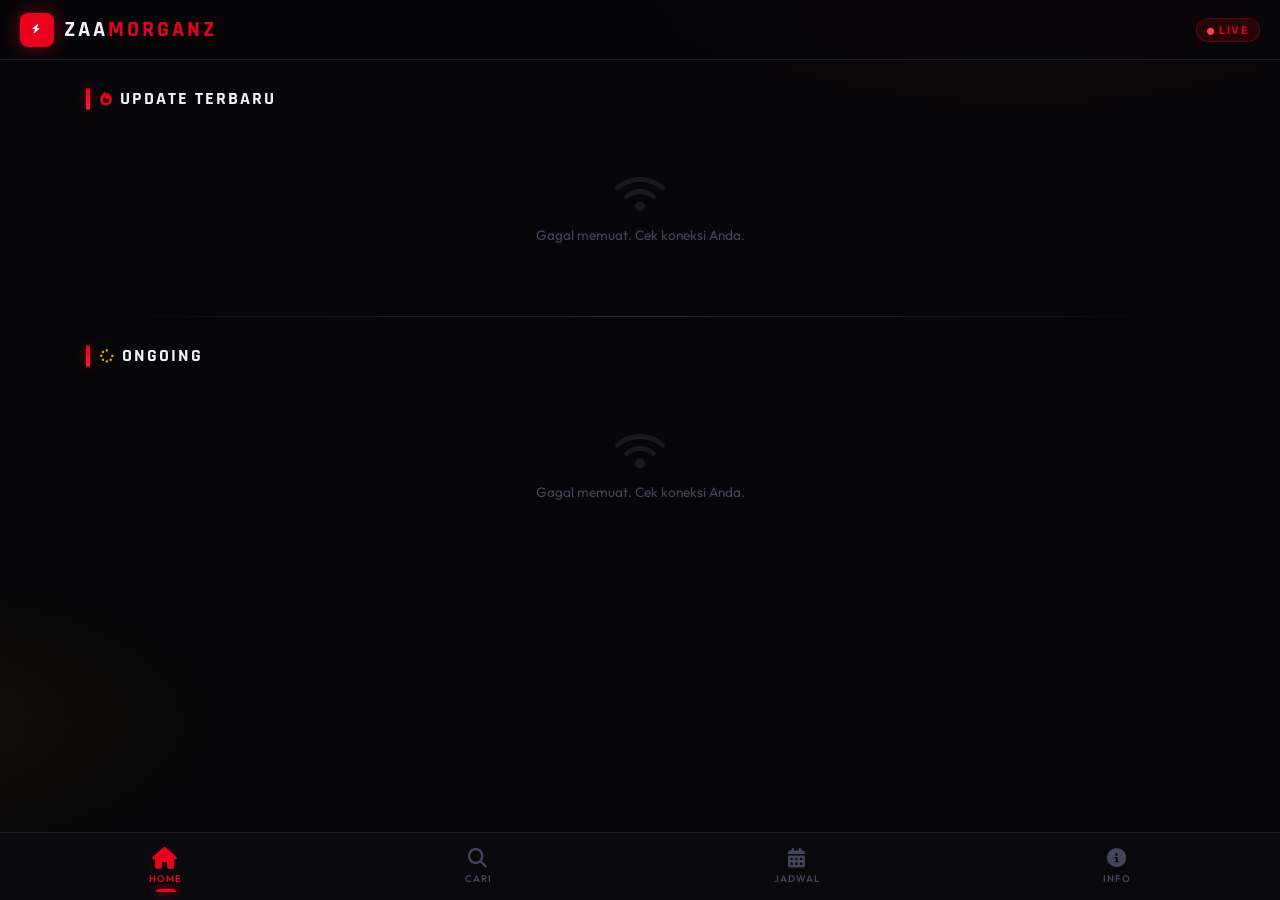
<file: Donghua/donghua.html>
<!-- index.html -->
<!DOCTYPE html>
<html lang="id">
<head>
    <meta charset="UTF-8">
    <meta name="viewport" content="width=device-width, initial-scale=1.0">
    <title>ZaaMorganz — Donghua Stream</title>
    <link rel="preconnect" href="https://fonts.googleapis.com">
    <link href="https://fonts.googleapis.com/css2?family=Rajdhani:wght@400;500;600;700&family=Outfit:wght@300;400;500;600;700;900&family=Noto+Sans+SC:wght@400;700&display=swap" rel="stylesheet">
    <link rel="stylesheet" href="https://cdnjs.cloudflare.com/ajax/libs/font-awesome/6.5.0/css/all.min.css">
    <link rel="stylesheet" href="style.css">
</head>
<body>

<!-- ─── HEADER ─── -->
<header>
    <div class="logo" onclick="switchTab('sec-home')">
        <div class="logo-icon"><i class="fa-solid fa-bolt fa-xs"></i></div>
        <div class="logo-text">Zaa<span>MORGANZ</span></div>
    </div>
    <div class="header-right">
        <div class="header-badge"><i class="fa-solid fa-circle" style="font-size:.45rem; margin-right:4px; color:#ff4444; animation: pulse 1.5s infinite;"></i>LIVE</div>
    </div>
</header>

<div class="container">

    <!-- ─── HOME ─── -->
    <div id="sec-home" class="tab-content">
        <div class="section-title">
            <span><i class="fa-solid fa-fire" style="color:var(--red); margin-right:6px; font-size:.85rem;"></i>Update Terbaru</span>
        </div>
        <div class="grid" id="res-latest"></div>

        <div class="divider"></div>

        <div class="section-title">
            <span><i class="fa-solid fa-spinner fa-spin" style="color:var(--gold); margin-right:6px; font-size:.85rem; animation-duration:3s;"></i>Ongoing</span>
        </div>
        <div class="grid" id="res-ongoing"></div>
    </div>

    <!-- ─── SEARCH ─── -->
    <div id="sec-search" class="tab-content hidden">
        <div class="search-wrap">
            <div class="search-bar">
                <span class="s-icon"><i class="fa-solid fa-magnifying-glass"></i></span>
                <input type="text" id="query" placeholder="Cari judul atau ketik huruf A–Z…"
                    onkeyup="if(event.key==='Enter') handleSearch()">
                <button class="search-btn" onclick="handleSearch()">CARI</button>
            </div>
        </div>
        <div class="alphabet-chips" id="alpha-chips"></div>
        <div class="grid" id="res-search">
            <div class="empty-state">
                <i class="fa-solid fa-magnifying-glass"></i>
                <p>Masukkan kata kunci atau pilih huruf di atas</p>
            </div>
        </div>
    </div>

    <!-- ─── INFO ─── -->
    <div id="sec-info" class="tab-content hidden">
        <div class="info-hero">
            <h2><span>ZaaMorganz</span> STREAM</h2>
            <p>Platform streaming Donghua yang didesain khusus untuk memberikan pengalaman menonton yang cepat, ringan, dan update setiap harinya. Kami menyajikan konten berkualitas tinggi bagi para penggemar animasi China.</p>
        </div>

        <div class="info-stats">
            <div class="stat-box">
                <div class="stat-num">500+</div>
                <div class="stat-label">Judul</div>
            </div>
            <div class="stat-box">
                <div class="stat-num">Daily</div>
                <div class="stat-label">Update</div>
            </div>
            <div class="stat-box">
                <div class="stat-num">Free</div>
                <div class="stat-label">Gratis</div>
            </div>
        </div>

        <div class="section-title">
            <span><i class="fa-solid fa-users" style="color:var(--gold); margin-right:6px; font-size:.85rem;"></i>Tim Kreator</span>
        </div>
        <div class="info-card">
            <p>Website ini dikembangkan dan dikelola secara profesional oleh duet tim kreatif, <strong style="color:var(--text)">Zaam dan Morgan</strong>. Kami percaya bahwa akses hiburan haruslah tanpa batas — kami terus memperbarui sistem API dan server agar pengalaman menonton Anda tetap lancar.</p>
        </div>

        <div class="team-grid">
            <div class="team-card">
                <div class="team-avatar">Z</div>
                <div>
                    <div class="team-name">Zaam</div>
                    <div class="team-role">Lead Developer</div>
                </div>
                <a href="https://wa.me/6282374325993" target="_blank" class="btn-wa">
                    <i class="fa-brands fa-whatsapp"></i> WhatsApp
                </a>
            </div>
            <div class="team-card">
                <div class="team-avatar" style="background: linear-gradient(135deg, #1a3a8b, #0d2359);">M</div>
                <div>
                    <div class="team-name">Morgan</div>
                    <div class="team-role">Content Manager</div>
                </div>
                <a href="https://wa.me/6285129882845" target="_blank" class="btn-wa">
                    <i class="fa-brands fa-whatsapp"></i> WhatsApp
                </a>
            </div>
        </div>
    </div>

    <!-- ─── SCHEDULE ─── -->
    <div id="sec-schedule" class="tab-content hidden">
        <div class="section-title">
            <span><i class="fa-solid fa-calendar-days" style="color:var(--gold); margin-right:6px; font-size:.85rem;"></i>Jadwal Rilis</span>
        </div>
        <div id="res-schedule"></div>
    </div>

    <!-- ─── DETAIL ─── -->
    <div id="sec-detail" class="hidden">
        <button class="btn-back" onclick="backToPrev()">
            <i class="fa-solid fa-arrow-left"></i> Kembali
        </button>
        <div id="detail-content"></div>
        <div class="section-title" style="margin-top:24px;">
            <span><i class="fa-solid fa-list" style="color:var(--gold); margin-right:6px; font-size:.85rem;"></i>Daftar Episode</span>
        </div>
        <div class="ep-grid" id="res-episodes"></div>
        <div style="height:16px"></div>
    </div>

    <!-- ─── PLAYER ─── -->
    <div id="sec-player" class="hidden">
        <button class="btn-back" onclick="showSec('sec-detail')">
            <i class="fa-solid fa-arrow-left"></i> Kembali
        </button>
        <div class="player-title">
            <i class="fa-solid fa-play"></i>
            <span id="play-title"></span>
        </div>
        <div class="video-wrap">
            <iframe id="iframe-player" src="" allowfullscreen></iframe>
        </div>
        <div style="height:16px"></div>
    </div>

</div>

<!-- ─── BOTTOM NAV ─── -->
<nav class="bottom-nav">
    <div class="nav-item active" id="nav-home" onclick="switchTab('sec-home')">
        <i class="fa-solid fa-house"></i>
        <span>HOME</span>
    </div>
    <div class="nav-item" id="nav-search" onclick="switchTab('sec-search')">
        <i class="fa-solid fa-magnifying-glass"></i>
        <span>CARI</span>
    </div>
    <div class="nav-item" id="nav-schedule" onclick="switchTab('sec-schedule')">
        <i class="fa-solid fa-calendar-days"></i>
        <span>JADWAL</span>
    </div>
    <div class="nav-item" id="nav-info" onclick="switchTab('sec-info')">
        <i class="fa-solid fa-circle-info"></i>
        <span>INFO</span>
    </div>
</nav>

<script src="script.js"></script>
</body>
</html>
</file>
<file: Donghua/style.css>
/* style.css */
:root {
    --red:       #e8001e;
    --red-glow:  #ff1a35;
    --gold:      #f0a500;
    --bg:        #060608;
    --surface:   #0d0d12;
    --card:      #111118;
    --card2:     #16161f;
    --border:    #1e1e2a;
    --border2:   #2a2a38;
    --text:      #f0f0f5;
    --text-dim:  #8888aa;
    --text-muted:#44445a;
    --nav-h:     68px;
    --radius:    14px;
    --header-h:  60px;
}

*, *::before, *::after { box-sizing: border-box; margin: 0; padding: 0; }

html { scroll-behavior: smooth; }

body {
    font-family: 'Outfit', sans-serif;
    background: var(--bg);
    color: var(--text);
    padding-bottom: calc(var(--nav-h) + 16px);
    overflow-x: hidden;
    min-height: 100vh;
}

/* ─── BACKGROUND ─── */
body::before {
    content: '';
    position: fixed; inset: 0; z-index: -1;
    background:
        radial-gradient(ellipse 60% 40% at 80% -10%, rgba(232,0,30,0.12) 0%, transparent 60%),
        radial-gradient(ellipse 50% 30% at -10% 80%, rgba(240,165,0,0.06) 0%, transparent 55%),
        var(--bg);
}

/* ─── HEADER ─── */
header {
    position: sticky; top: 0; z-index: 900;
    height: var(--header-h);
    background: rgba(6,6,8,0.88);
    backdrop-filter: blur(20px) saturate(160%);
    border-bottom: 1px solid var(--border);
    display: flex; align-items: center; justify-content: space-between;
    padding: 0 20px;
}

.logo {
    font-family: 'Rajdhani', sans-serif;
    font-weight: 700;
    font-size: 1.35rem;
    letter-spacing: 3px;
    text-transform: uppercase;
    cursor: pointer;
    display: flex; align-items: center; gap: 10px;
    transition: opacity .2s;
}
.logo:hover { opacity: .8; }
.logo-icon {
    width: 34px; height: 34px;
    background: var(--red);
    border-radius: 8px;
    display: flex; align-items: center; justify-content: center;
    font-size: .75rem;
    box-shadow: 0 0 18px rgba(232,0,30,.5);
}
.logo-text { color: var(--text); }
.logo-text span { color: var(--red); }

.header-right {
    display: flex; align-items: center; gap: 12px;
}
.header-badge {
    background: rgba(232,0,30,.15);
    border: 1px solid rgba(232,0,30,.3);
    color: var(--red);
    font-size: .68rem;
    font-weight: 600;
    letter-spacing: 1.5px;
    padding: 4px 10px;
    border-radius: 20px;
    text-transform: uppercase;
}

/* ─── CONTAINER ─── */
.container {
    max-width: 1140px;
    margin: 0 auto;
    padding: 0 16px;
}

/* ─── SECTION TITLE ─── */
.section-title {
    display: flex; align-items: center; gap: 10px;
    font-family: 'Rajdhani', sans-serif;
    font-size: 1.1rem;
    font-weight: 700;
    letter-spacing: 2px;
    text-transform: uppercase;
    color: var(--text);
    margin: 28px 0 16px;
}
.section-title::before {
    content: '';
    display: block;
    width: 4px; height: 22px;
    background: linear-gradient(180deg, var(--red), var(--red-glow));
    border-radius: 2px;
    box-shadow: 0 0 10px rgba(232,0,30,.6);
    flex-shrink: 0;
}
.section-title .title-count {
    margin-left: auto;
    font-size: .72rem;
    font-family: 'Outfit', sans-serif;
    color: var(--text-muted);
    font-weight: 400;
    letter-spacing: .5px;
}

/* ─── GRID ─── */
.grid {
    display: grid;
    grid-template-columns: repeat(auto-fill, minmax(130px, 1fr));
    gap: 12px;
}

/* ─── CARD ─── */
.card {
    background: var(--card);
    border-radius: var(--radius);
    overflow: hidden;
    cursor: pointer;
    border: 1px solid var(--border);
    position: relative;
    transition: transform .28s cubic-bezier(.23,1,.32,1),
                border-color .28s, box-shadow .28s;
    will-change: transform;
}
.card:hover {
    transform: translateY(-5px) scale(1.02);
    border-color: rgba(232,0,30,.6);
    box-shadow: 0 12px 32px rgba(232,0,30,.18), 0 2px 8px rgba(0,0,0,.5);
}
.card:active { transform: translateY(-2px) scale(1.01); }

.card-thumb {
    position: relative;
    width: 100%;
    padding-top: 140%;
    overflow: hidden;
    background: var(--card2);
}
.card-thumb img {
    position: absolute; inset: 0;
    width: 100%; height: 100%;
    object-fit: cover;
    transition: transform .4s cubic-bezier(.23,1,.32,1), filter .3s;
    filter: brightness(.92);
}
.card:hover .card-thumb img {
    transform: scale(1.07);
    filter: brightness(1.05);
}

.card-overlay {
    position: absolute; inset: 0;
    background: linear-gradient(to top, rgba(6,6,8,.95) 0%, rgba(6,6,8,.4) 40%, transparent 70%);
    opacity: 0;
    transition: opacity .3s;
    display: flex; align-items: center; justify-content: center;
}
.card:hover .card-overlay { opacity: 1; }
.card-play {
    width: 42px; height: 42px;
    border-radius: 50%;
    background: var(--red);
    display: flex; align-items: center; justify-content: center;
    font-size: .9rem;
    color: #fff;
    box-shadow: 0 0 20px rgba(232,0,30,.6);
    transform: scale(.8);
    transition: transform .3s cubic-bezier(.23,1,.32,1);
}
.card:hover .card-play { transform: scale(1); }

.card-badge {
    position: absolute; top: 8px; left: 8px;
    background: var(--red);
    color: #fff;
    font-size: .6rem;
    font-weight: 700;
    letter-spacing: 1px;
    padding: 3px 7px;
    border-radius: 5px;
    text-transform: uppercase;
}

.card-info {
    padding: 10px 10px 12px;
}
.card-title {
    font-size: .78rem;
    font-weight: 500;
    line-height: 1.35;
    color: var(--text);
    display: -webkit-box;
    -webkit-line-clamp: 2;
    -webkit-box-orient: vertical;
    overflow: hidden;
    min-height: 2.1em;
}

/* ─── HIDDEN ─── */
.hidden { display: none !important; }

/* ─── SEARCH ─── */
.search-wrap {
    margin: 20px 0;
    position: relative;
}
.search-bar {
    display: flex;
    align-items: center;
    background: var(--card);
    border: 1px solid var(--border2);
    border-radius: 12px;
    overflow: hidden;
    transition: border-color .25s, box-shadow .25s;
}
.search-bar:focus-within {
    border-color: rgba(232,0,30,.5);
    box-shadow: 0 0 0 3px rgba(232,0,30,.1);
}
.search-bar .s-icon {
    padding: 0 16px;
    color: var(--text-muted);
    font-size: .95rem;
    flex-shrink: 0;
}
.search-bar input {
    flex: 1;
    border: none;
    background: transparent;
    color: var(--text);
    font-family: 'Outfit', sans-serif;
    font-size: .95rem;
    padding: 14px 0;
    outline: none;
}
.search-bar input::placeholder { color: var(--text-muted); }
.search-btn {
    background: var(--red);
    border: none;
    color: #fff;
    font-family: 'Rajdhani', sans-serif;
    font-weight: 700;
    font-size: .9rem;
    letter-spacing: 1.5px;
    padding: 0 22px;
    height: 100%;
    min-height: 50px;
    cursor: pointer;
    transition: background .2s, box-shadow .2s;
}
.search-btn:hover {
    background: var(--red-glow);
    box-shadow: 0 0 18px rgba(232,0,30,.4);
}

.alphabet-chips {
    display: flex;
    flex-wrap: wrap;
    gap: 6px;
    margin-bottom: 18px;
}
.alpha-chip {
    background: var(--card);
    border: 1px solid var(--border);
    color: var(--text-dim);
    font-family: 'Rajdhani', sans-serif;
    font-weight: 600;
    font-size: .8rem;
    letter-spacing: 1px;
    width: 34px; height: 34px;
    border-radius: 8px;
    display: flex; align-items: center; justify-content: center;
    cursor: pointer;
    transition: all .2s;
}
.alpha-chip:hover, .alpha-chip.active {
    background: var(--red);
    border-color: var(--red);
    color: #fff;
    box-shadow: 0 0 12px rgba(232,0,30,.4);
}

/* ─── INFO PAGE ─── */
.info-hero {
    background: linear-gradient(135deg, rgba(232,0,30,.08), rgba(240,165,0,.05));
    border: 1px solid var(--border);
    border-radius: 16px;
    padding: 28px 24px;
    margin-bottom: 16px;
    position: relative;
    overflow: hidden;
}
.info-hero::before {
    content: '';
    position: absolute; top: -40px; right: -40px;
    width: 180px; height: 180px;
    border-radius: 50%;
    background: radial-gradient(circle, rgba(232,0,30,.15), transparent 70%);
    pointer-events: none;
}
.info-hero h2 {
    font-family: 'Rajdhani', sans-serif;
    font-size: 1.5rem;
    font-weight: 700;
    letter-spacing: 2px;
    margin-bottom: 12px;
    color: var(--text);
}
.info-hero h2 span { color: var(--red); }
.info-hero p {
    font-size: .9rem;
    line-height: 1.7;
    color: var(--text-dim);
}

.info-stats {
    display: grid;
    grid-template-columns: repeat(3, 1fr);
    gap: 10px;
    margin: 16px 0;
}
.stat-box {
    background: var(--card);
    border: 1px solid var(--border);
    border-radius: 12px;
    padding: 16px 12px;
    text-align: center;
}
.stat-box .stat-num {
    font-family: 'Rajdhani', sans-serif;
    font-size: 1.5rem;
    font-weight: 700;
    color: var(--red);
}
.stat-box .stat-label {
    font-size: .72rem;
    color: var(--text-muted);
    margin-top: 3px;
    letter-spacing: .5px;
}

.info-card {
    background: var(--card);
    border: 1px solid var(--border);
    border-radius: 16px;
    padding: 22px 20px;
    margin-bottom: 14px;
}
.info-card p {
    font-size: .88rem;
    line-height: 1.75;
    color: var(--text-dim);
}

.team-grid {
    display: grid;
    grid-template-columns: repeat(2, 1fr);
    gap: 12px;
    margin-top: 12px;
}
.team-card {
    background: var(--card2);
    border: 1px solid var(--border);
    border-radius: 12px;
    padding: 18px 16px;
    display: flex; flex-direction: column; gap: 10px;
}
.team-avatar {
    width: 44px; height: 44px;
    border-radius: 50%;
    background: linear-gradient(135deg, var(--red), #8B0000);
    display: flex; align-items: center; justify-content: center;
    font-family: 'Rajdhani', sans-serif;
    font-weight: 700;
    font-size: 1.1rem;
    color: #fff;
    box-shadow: 0 0 14px rgba(232,0,30,.4);
}
.team-name {
    font-weight: 600;
    font-size: .9rem;
}
.team-role {
    font-size: .72rem;
    color: var(--text-muted);
    margin-top: 2px;
}
.btn-wa {
    display: flex; align-items: center; gap: 8px;
    background: #075e54;
    color: #fff;
    text-decoration: none;
    padding: 10px 14px;
    border-radius: 9px;
    font-size: .82rem;
    font-weight: 600;
    transition: background .2s, box-shadow .2s;
    border: 1px solid rgba(255,255,255,.1);
}
.btn-wa:hover {
    background: #128c7e;
    box-shadow: 0 4px 16px rgba(7,94,84,.4);
}
.btn-wa i { font-size: .95rem; color: #25d366; }

/* ─── SCHEDULE ─── */
.day-header {
    display: flex; align-items: center; gap: 10px;
    background: linear-gradient(90deg, rgba(232,0,30,.12), transparent);
    border-left: 3px solid var(--red);
    border-radius: 0 10px 10px 0;
    padding: 10px 16px;
    margin: 22px 0 14px;
    font-family: 'Rajdhani', sans-serif;
    font-weight: 700;
    font-size: 1rem;
    letter-spacing: 2px;
    text-transform: uppercase;
    color: var(--text);
}
.day-header i { color: var(--red); font-size: .9rem; }

/* ─── DETAIL PAGE ─── */
.btn-back {
    display: inline-flex; align-items: center; gap: 8px;
    background: transparent;
    color: var(--text-dim);
    border: 1px solid var(--border2);
    padding: 9px 18px;
    border-radius: 9px;
    font-family: 'Outfit', sans-serif;
    font-size: .85rem;
    font-weight: 500;
    cursor: pointer;
    margin: 16px 0 0;
    transition: all .2s;
}
.btn-back:hover {
    border-color: var(--red);
    color: var(--red);
}

.detail-hero {
    display: flex; gap: 18px;
    margin: 18px 0;
    align-items: flex-start;
}
.detail-poster {
    width: 130px;
    flex-shrink: 0;
    border-radius: 12px;
    overflow: hidden;
    border: 1px solid var(--border);
    box-shadow: 0 8px 28px rgba(0,0,0,.5);
}
.detail-poster img { width: 100%; display: block; }

.detail-meta { flex: 1; padding-top: 4px; }
.detail-title {
    font-family: 'Rajdhani', sans-serif;
    font-size: 1.4rem;
    font-weight: 700;
    line-height: 1.2;
    margin-bottom: 10px;
}
.detail-tags {
    display: flex; flex-wrap: wrap; gap: 6px;
    margin-bottom: 12px;
}
.tag {
    background: rgba(232,0,30,.12);
    border: 1px solid rgba(232,0,30,.25);
    color: var(--red);
    font-size: .68rem;
    font-weight: 600;
    letter-spacing: 1px;
    padding: 3px 9px;
    border-radius: 20px;
    text-transform: uppercase;
}
.detail-synopsis {
    font-size: .82rem;
    line-height: 1.7;
    color: var(--text-dim);
    display: -webkit-box;
    -webkit-line-clamp: 4;
    -webkit-box-orient: vertical;
    overflow: hidden;
}

.ep-grid {
    display: grid;
    grid-template-columns: repeat(auto-fill, minmax(58px, 1fr));
    gap: 8px;
}
.ep-btn {
    background: var(--card);
    border: 1px solid var(--border);
    border-radius: 9px;
    padding: 10px 4px;
    text-align: center;
    cursor: pointer;
    font-family: 'Rajdhani', sans-serif;
    font-size: .82rem;
    font-weight: 600;
    color: var(--text-dim);
    transition: all .2s;
    letter-spacing: .5px;
}
.ep-btn:hover {
    background: var(--red);
    border-color: var(--red);
    color: #fff;
    box-shadow: 0 0 14px rgba(232,0,30,.4);
}

/* ─── PLAYER ─── */
.player-title {
    font-family: 'Rajdhani', sans-serif;
    font-size: 1.15rem;
    font-weight: 600;
    letter-spacing: 1px;
    padding: 12px 0 14px;
    display: flex; align-items: center; gap: 10px;
    color: var(--text);
}
.player-title i { color: var(--red); font-size: .95rem; }
.video-wrap {
    position: relative;
    padding-top: 56.25%;
    background: #000;
    border-radius: 14px;
    overflow: hidden;
    box-shadow: 0 12px 40px rgba(0,0,0,.7), 0 0 0 1px var(--border);
}
.video-wrap iframe {
    position: absolute; inset: 0;
    width: 100%; height: 100%;
    border: none;
}

/* ─── BOTTOM NAV ─── */
.bottom-nav {
    position: fixed; bottom: 0; left: 0; right: 0; z-index: 990;
    height: var(--nav-h);
    background: rgba(9,9,14,0.95);
    backdrop-filter: blur(20px) saturate(150%);
    border-top: 1px solid var(--border);
    display: flex; justify-content: space-around; align-items: center;
    padding: 0 8px;
}
.nav-item {
    display: flex; flex-direction: column; align-items: center; gap: 4px;
    color: var(--text-muted);
    text-decoration: none;
    font-size: .6rem;
    font-weight: 600;
    letter-spacing: 1px;
    text-transform: uppercase;
    cursor: pointer;
    padding: 8px 18px;
    border-radius: 12px;
    transition: color .22s, background .22s;
    position: relative;
}
.nav-item i {
    font-size: 1.2rem;
    transition: transform .22s, color .22s;
}
.nav-item:hover { color: var(--text-dim); }
.nav-item.active {
    color: var(--red);
}
.nav-item.active i { transform: scale(1.15); }
.nav-item.active::after {
    content: '';
    position: absolute; bottom: 0; left: 50%; transform: translateX(-50%);
    width: 20px; height: 3px;
    background: var(--red);
    border-radius: 3px 3px 0 0;
    box-shadow: 0 0 8px var(--red);
}

/* ─── LOADING / EMPTY ─── */
.loading-wrap {
    grid-column: 1 / -1;
    display: flex; flex-direction: column; align-items: center;
    gap: 14px;
    padding: 48px 20px;
    color: var(--text-muted);
}
.spinner {
    width: 36px; height: 36px;
    border: 3px solid var(--border2);
    border-top-color: var(--red);
    border-radius: 50%;
    animation: spin .7s linear infinite;
}
@keyframes spin { to { transform: rotate(360deg); } }
.loading-text {
    font-size: .85rem;
    letter-spacing: .5px;
}

.empty-state {
    grid-column: 1 / -1;
    display: flex; flex-direction: column; align-items: center;
    gap: 12px;
    padding: 48px 20px;
    color: var(--text-muted);
}
.empty-state i { font-size: 2.5rem; opacity: .3; }
.empty-state p { font-size: .85rem; }

/* ─── CARD ENTER ANIMATION ─── */
@keyframes cardIn {
    from { opacity: 0; transform: translateY(14px) scale(.97); }
    to   { opacity: 1; transform: translateY(0) scale(1); }
}
.card-anim { animation: cardIn .35s cubic-bezier(.23,1,.32,1) both; }

/* ─── PAGE TRANSITION ─── */
.tab-content, #sec-detail, #sec-player {
    animation: pageIn .3s cubic-bezier(.23,1,.32,1) both;
}
@keyframes pageIn {
    from { opacity: 0; transform: translateY(8px); }
    to   { opacity: 1; transform: translateY(0); }
}

/* ─── SCROLLBAR ─── */
::-webkit-scrollbar { width: 5px; }
::-webkit-scrollbar-track { background: var(--bg); }
::-webkit-scrollbar-thumb { background: var(--border2); border-radius: 3px; }
::-webkit-scrollbar-thumb:hover { background: var(--red); }

/* ─── DIVIDER ─── */
.divider {
    height: 1px;
    background: linear-gradient(90deg, transparent, var(--border2), transparent);
    margin: 24px 0;
}

/* ─── RESPONSIVE ─── */
@media (min-width: 500px) {
    .grid { grid-template-columns: repeat(auto-fill, minmax(150px, 1fr)); }
}
@media (min-width: 768px) {
    .grid { grid-template-columns: repeat(auto-fill, minmax(160px, 1fr)); gap: 16px; }
    .ep-grid { grid-template-columns: repeat(auto-fill, minmax(64px, 1fr)); }
}
</file>
